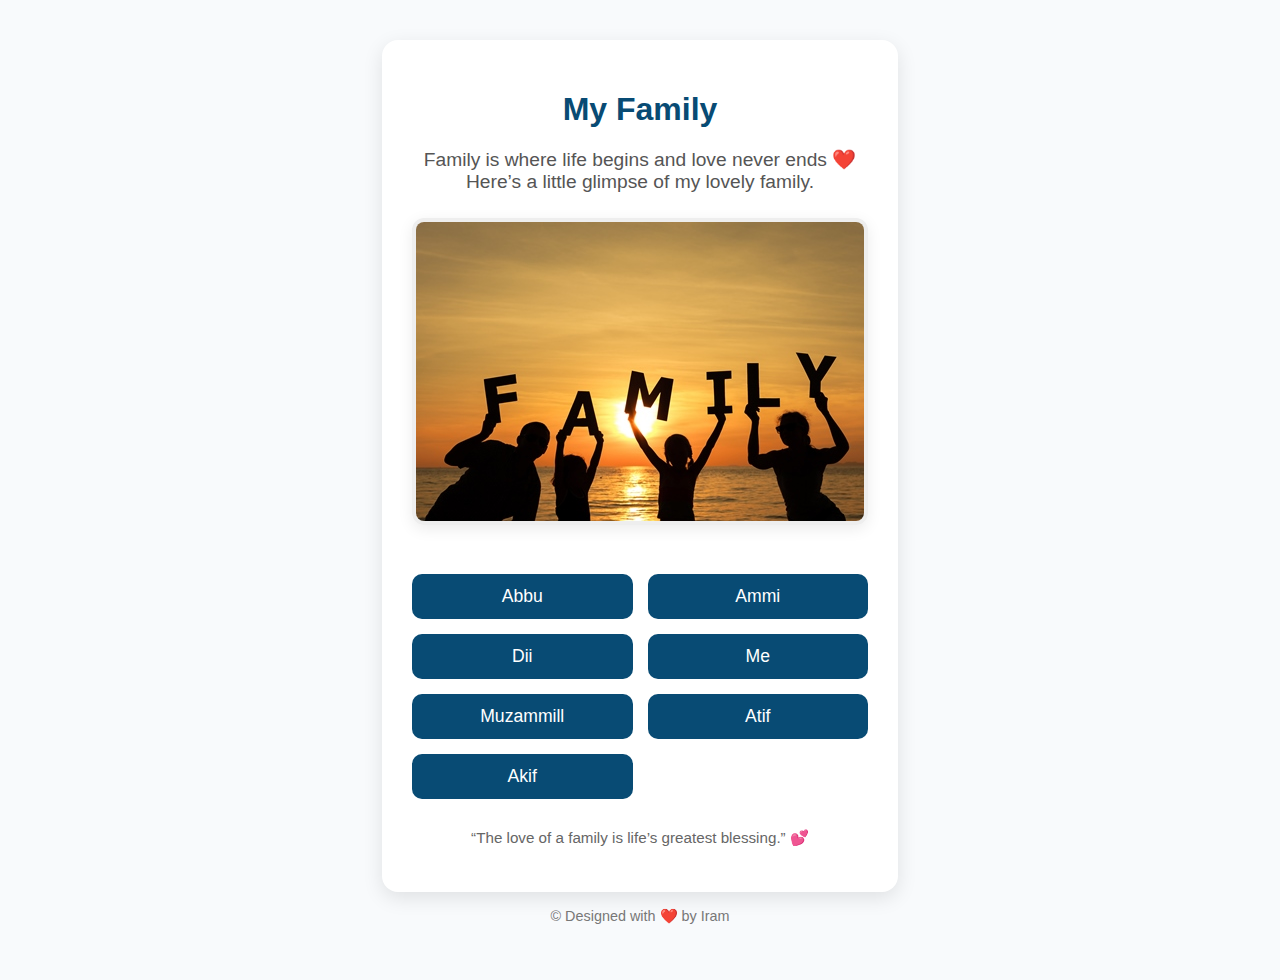
<file: index.html>
<!DOCTYPE html>
<html lang="en">
<head>
  <meta charset="UTF-8">
  <meta name="viewport" content="width=device-width, initial-scale=1.0">
  <title>My Family</title>
  <style>
    body {
      margin: 0;
      font-family: 'Segoe UI', Tahoma, Geneva, Verdana, sans-serif;
      background: #f8fafc;
      text-align: center;
      padding: 40px;
      display: flex;
      flex-direction: column;
      min-height: 100vh;
    }

    .container {
      max-width: 800px;
      margin: 0 auto;
      background: #ffffff;
      border-radius: 16px;
      padding: 30px;
      box-shadow: 0px 6px 20px rgba(0,0,0,0.1);
    }

    h1 {
      color: #084b74;
      margin-bottom: 10px;
    }

    p.intro {
      font-size: 1.2rem;
      color: #555;
      margin-bottom: 25px;
    }

    img {
      max-width: 100%;
      height: auto;
      border-radius: 12px;
      margin-bottom: 25px;
      border: 4px solid #eee;
      box-shadow: 0px 4px 15px rgba(0,0,0,0.08);
      transition: transform 0.3s;
    }

    img:hover {
      transform: scale(1.02);
    }

    .links {
      display: grid;
      grid-template-columns: repeat(auto-fit, minmax(150px, 1fr));
      gap: 15px;
      margin-top: 20px;
    }

    .links a {
      display: block;
      text-decoration: none;
      background: #084b74;
      color: #ffffff;
      padding: 12px;
      border-radius: 10px;
      font-size: 1.1rem;
      transition: transform 0.2s, background 0.3s;
    }

    .links a:hover {
      background: #0d6ea8;
      transform: scale(1.05);
    }

    .quote-footer {
      margin-top: 30px;
      color: #666;
      font-size: 0.95rem;
    }

    .main-footer {
      margin-top: auto; /* push footer to bottom */
      text-align: center;
      color: #777;
      font-size: 0.9rem;
      padding: 15px;
    }
  </style>
</head>
<body>
  <div class="container">
    <h1>My Family</h1>
    <p class="intro">Family is where life begins and love never ends ❤️<br>
      Here’s a little glimpse of my lovely family.
    </p>
    <img src="Family.jpg" alt="Family image">
    <div class="links">
      <a href="Abbu.html">Abbu</a>
      <a href="Ammi.html">Ammi</a>
      <a href="Dii.html">Dii</a>
      <a href="Me.html">Me</a>
      <a href="Muzh.html">Muzammill</a>
      <a href="chotu.html">Atif</a>
      <a href="chotuu.html">Akif</a>
    </div>
    <footer class="quote-footer">
      <p>“The love of a family is life’s greatest blessing.” 💕</p>
    </footer>
  </div>

  <!-- OUTSIDE the container -->
  <footer class="main-footer">
    © Designed with ❤️ by Iram
  </footer>
</body>
</html>
</file>
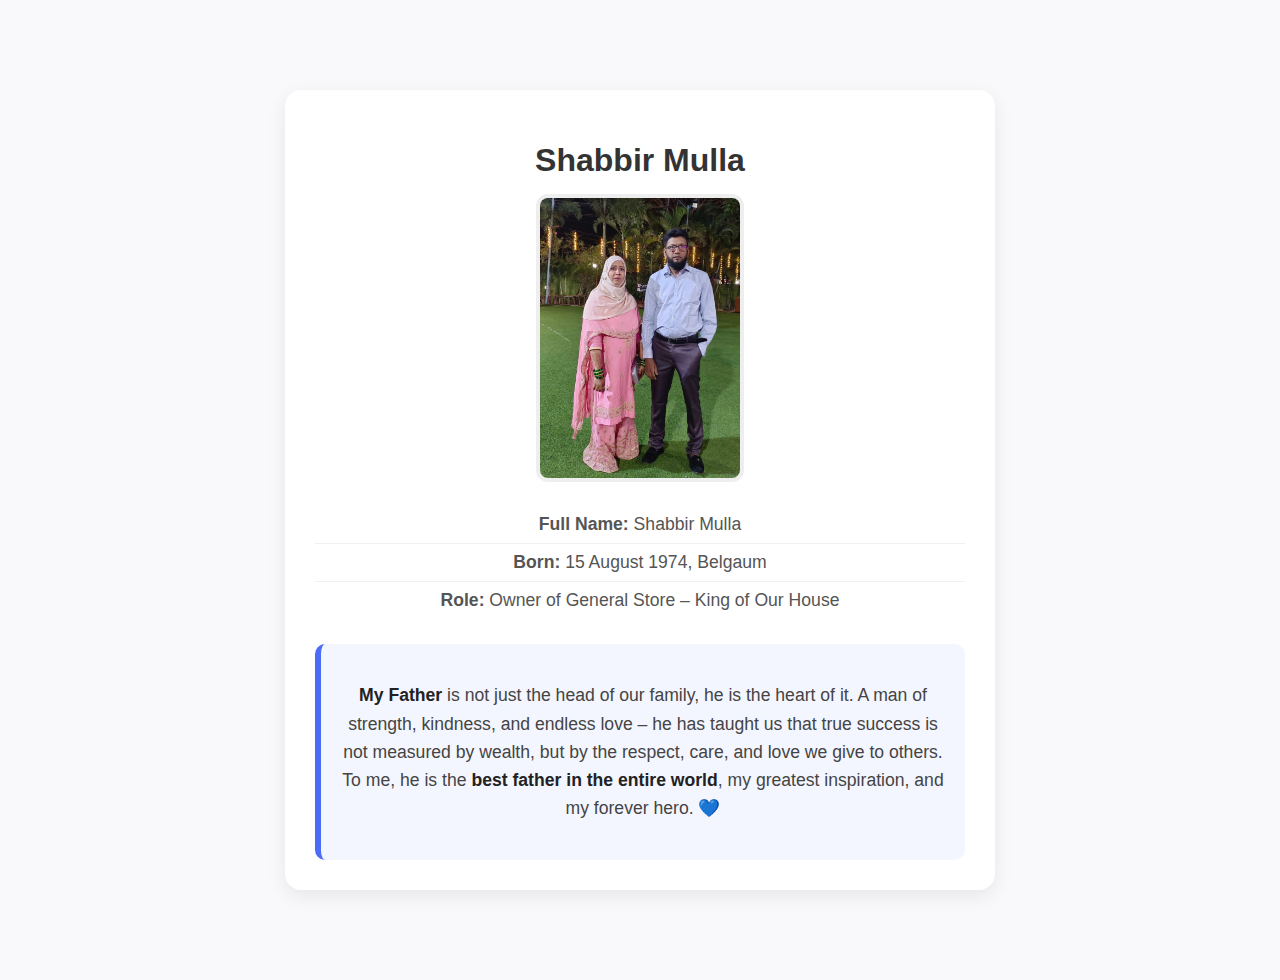
<file: Abbu.html>
<!DOCTYPE html>
<html lang="en">
<head>
  <meta charset="UTF-8">
  <meta name="viewport" content="width=device-width, initial-scale=1.0">
  <title>Shabbir Mulla</title>
  <style>
    body {
      font-family: "Segoe UI", Tahoma, Geneva, Verdana, sans-serif;
      background: #f9f9fb;
      margin: 0;
      padding: 40px;    
      display: flex;
      justify-content: center;
      align-items: center;
      min-height: 100vh;
    }

    .card {
      max-width: 650px;
      background: #ffffff;
      border-radius: 16px;
      box-shadow: 0px 6px 20px rgba(0,0,0,0.08);
      overflow: hidden;
      padding: 30px;
      text-align: center;
    }

    .card h1 {
      font-size: 2rem;
      color: #333;
      margin-bottom: 15px;
    }

    .card img {
      width: 200px;
      height: 280px;
      border-radius: 12px;
      object-fit: cover;
      margin-bottom: 20px;
      border: 4px solid #eee;
        /* smooth effect */
      transition: transform 0.3s, box-shadow 0.3s;
    }

    .card img:hover {
      transform: scale(1.05);  /* expands image */
      box-shadow: 0px 6px 20px rgba(0,0,0,0.2);  /* soft glow */
    }

    .card ul {
      list-style: none;
      padding: 0;
      margin: 0;
    }

    .card ul li {
      font-size: 1.1rem;
      color: #555;
      padding: 8px 0;
      border-bottom: 1px solid #f0f0f0;
    }

    .card ul li:last-child {
      border-bottom: none;
    }

    .tribute {
      margin-top: 25px;
      padding: 20px;
      background: #f4f6ff;
      border-left: 6px solid #4a6cf7;
      border-radius: 10px;
      font-size: 1.1rem;
      color: #444;
      line-height: 1.6;
    }

    .tribute strong {
      color: #222;
    }
  </style>
</head>
<body>
  <div class="card">
    <h1>Shabbir Mulla</h1>
    <img src="Abbu.jpg" alt="Abbu">
    <ul>
      <li><strong>Full Name:</strong> Shabbir Mulla</li>
      <li><strong>Born:</strong> 15 August 1974, Belgaum</li>
      <li><strong>Role:</strong> Owner of General Store – King of Our House</li>
    </ul>

    <div class="tribute">
      <p><strong>My Father</strong> is not just the head of our family, he is the heart of it.  
      A man of strength, kindness, and endless love – he has taught us that true success is not measured by wealth, but by the respect, care, and love we give to others.  
      To me, he is the <strong>best father in the entire world</strong>, my greatest inspiration, and my forever hero. 💙</p>
    </div>
  </div>
</body>
</html>
</file>
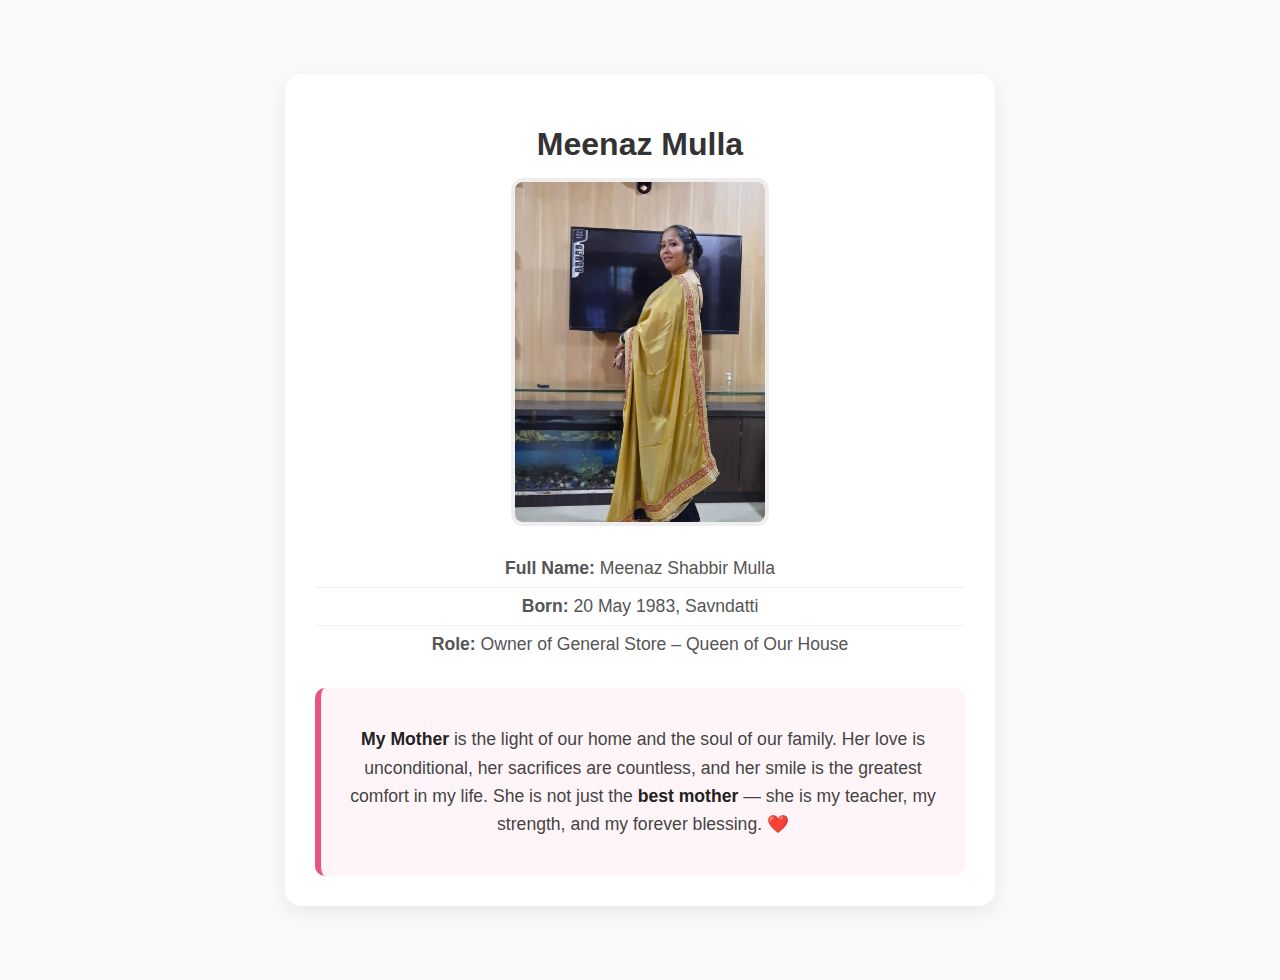
<file: Ammi.html>
<!DOCTYPE html>
<html lang="en">
<head>
  <meta charset="UTF-8">
  <meta name="viewport" content="width=device-width, initial-scale=1.0">
  <title>Meenaz Mulla</title>
  <style>
    body {
      font-family: "Segoe UI", Tahoma, Geneva, Verdana, sans-serif;
      background: #f8fafc;
      margin: 0;
      padding: 40px;
      display: flex;
      justify-content: center;
      align-items: center;
      min-height: 100vh;
    }

    .card {
      max-width: 650px;
      background: #ffffff;
      border-radius: 16px;
      box-shadow: 0px 6px 20px rgba(0,0,0,0.08);
      overflow: hidden;
      padding: 30px;
      text-align: center;
    }

    .card h1 {
      font-size: 2rem;
      color: #333;
      margin-bottom: 15px;
    }

    .card img {
      width: 250px;
      height: 340px;
      border-radius: 12px;
      object-fit: cover;
      margin-bottom: 20px;
      border: 4px solid #eee;
        /* smooth effect */
      transition: transform 0.3s, box-shadow 0.3s;
    }

    .card img:hover {
      transform: scale(1.05);  /* expands image */
      box-shadow: 0px 6px 20px rgba(0,0,0,0.2);  /* soft glow */
    }

    .card ul {
      list-style: none;
      padding: 0;
      margin: 0;
    }

    .card ul li {
      font-size: 1.1rem;
      color: #555;
      padding: 8px 0;
      border-bottom: 1px solid #f0f0f0;
    }

    .card ul li:last-child {
      border-bottom: none;
    }

    .tribute {
      margin-top: 25px;
      padding: 20px;
      background: #fff5f8;
      border-left: 6px solid #e75480;
      border-radius: 10px;
      font-size: 1.1rem;
      color: #444;
      line-height: 1.6;
    }

    .tribute strong {
      color: #222;
    }
  </style>
</head>
<body>
  <div class="card">
    <h1>Meenaz Mulla</h1>
    <img src="Ammi.jpg" alt="Ammi">
    <ul>
      <li><strong>Full Name:</strong> Meenaz Shabbir Mulla</li>
      <li><strong>Born:</strong> 20 May 1983, Savndatti</li>
      <li><strong>Role:</strong> Owner of General Store – Queen of Our House</li>
    </ul>

    <div class="tribute">
      <p><strong>My Mother</strong> is the light of our home and the soul of our family.  
      Her love is unconditional, her sacrifices are countless, and her smile is the greatest comfort in my life.  
      She is not just the <strong>best mother</strong> — she is my teacher, my strength, and my forever blessing. ❤️</p>
    </div>
  </div>
</body>
</html>
</file>
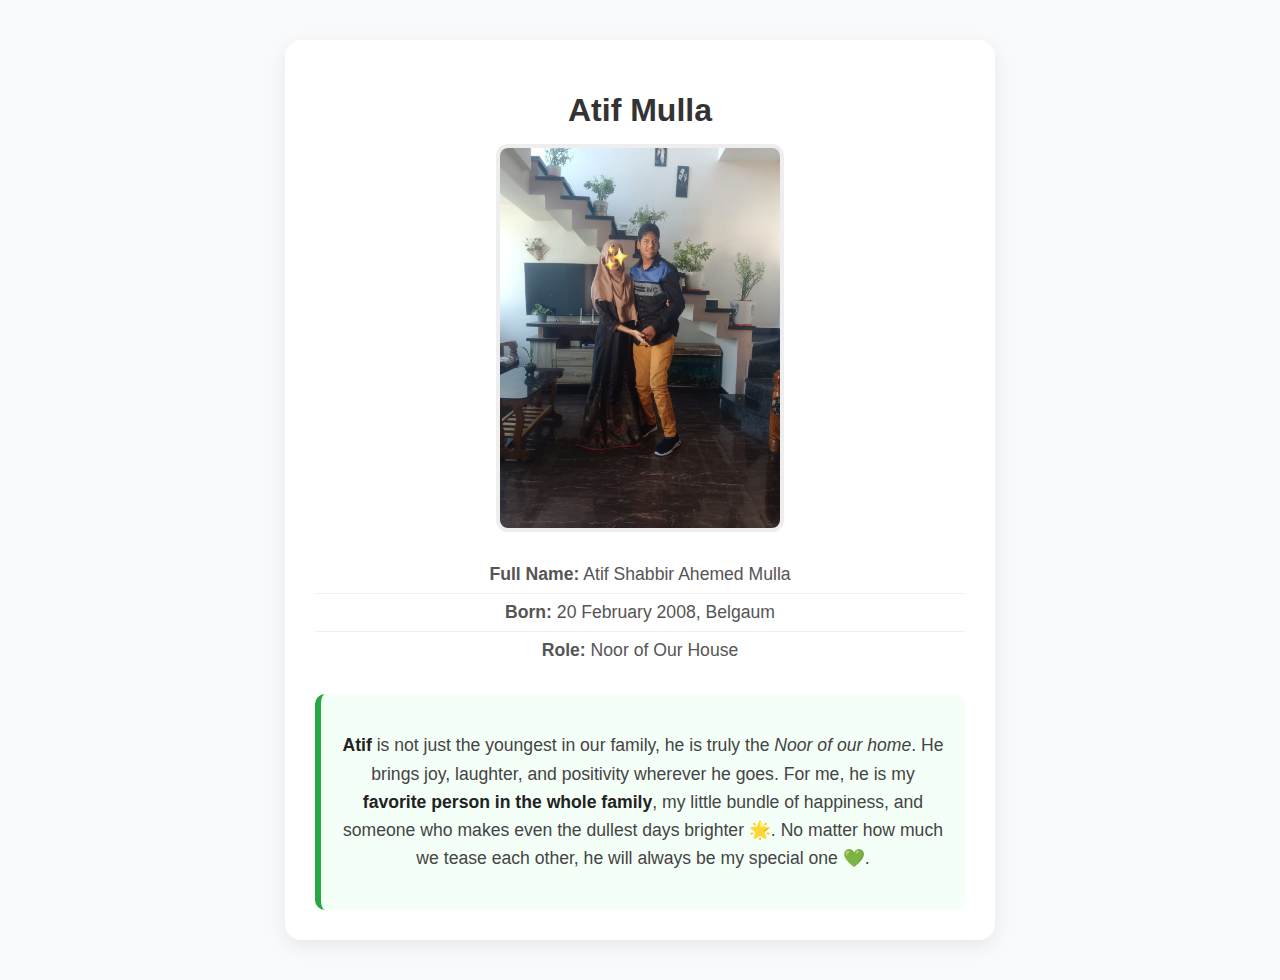
<file: chotu.html>
<!DOCTYPE html>
<html lang="en">
<head>
  <meta charset="UTF-8">
  <meta name="viewport" content="width=device-width, initial-scale=1.0">
  <title>Atif Mulla</title>
  <style>
    body {
      font-family: "Segoe UI", Tahoma, Geneva, Verdana, sans-serif;
      background: #f8fafc;
      margin: 0;
      padding: 40px;
      display: flex;
      justify-content: center;
      align-items: center;
      min-height: 100vh;
    }

    .card {
      max-width: 650px;
      background: #ffffff;
      border-radius: 16px;
      box-shadow: 0px 6px 20px rgba(0,0,0,0.08);
      overflow: hidden;
      padding: 30px;
      text-align: center;
    }

    .card h1 {
      font-size: 2rem;
      color: #333;
      margin-bottom: 15px;
    }

    .card img {
      width: 280px;
      height: 380px;
      border-radius: 12px;
      object-fit: cover;
      margin-bottom: 20px;
      border: 4px solid #eee;
        /* smooth effect */
      transition: transform 0.3s, box-shadow 0.3s;
    }

    .card img:hover {
      transform: scale(1.05);  /* expands image */
      box-shadow: 0px 6px 20px rgba(0,0,0,0.2);  /* soft glow */
    }

    .card ul {
      list-style: none;
      padding: 0;
      margin: 0;
    }

    .card ul li {
      font-size: 1.1rem;
      color: #555;
      padding: 8px 0;
      border-bottom: 1px solid #f0f0f0;
    }

    .card ul li:last-child {
      border-bottom: none;
    }

    .tribute {
      margin-top: 25px;
      padding: 20px;
      background: #f4fff8;
      border-left: 6px solid #28a745;
      border-radius: 10px;
      font-size: 1.1rem;
      color: #444;
      line-height: 1.6;
    }

    .tribute strong {
      color: #222;
    }
  </style>
</head>
<body>
  <div class="card">
    <h1>Atif Mulla</h1>
    <img src="Atif.jpg" alt="Atif">
    <ul>
      <li><strong>Full Name:</strong> Atif Shabbir Ahemed Mulla</li>
      <li><strong>Born:</strong> 20 February 2008, Belgaum</li>
      <li><strong>Role:</strong> Noor of Our House</li>
    </ul>

    <div class="tribute">
      <p><strong>Atif</strong> is not just the youngest in our family, he is truly the <em>Noor of our home</em>.  
      He brings joy, laughter, and positivity wherever he goes.  
      For me, he is my <strong>favorite person in the whole family</strong>, my little bundle of happiness, and someone who makes even the dullest days brighter 🌟.  
      No matter how much we tease each other, he will always be my special one 💚.</p>
    </div>
  </div>
</body>
</html>
</file>
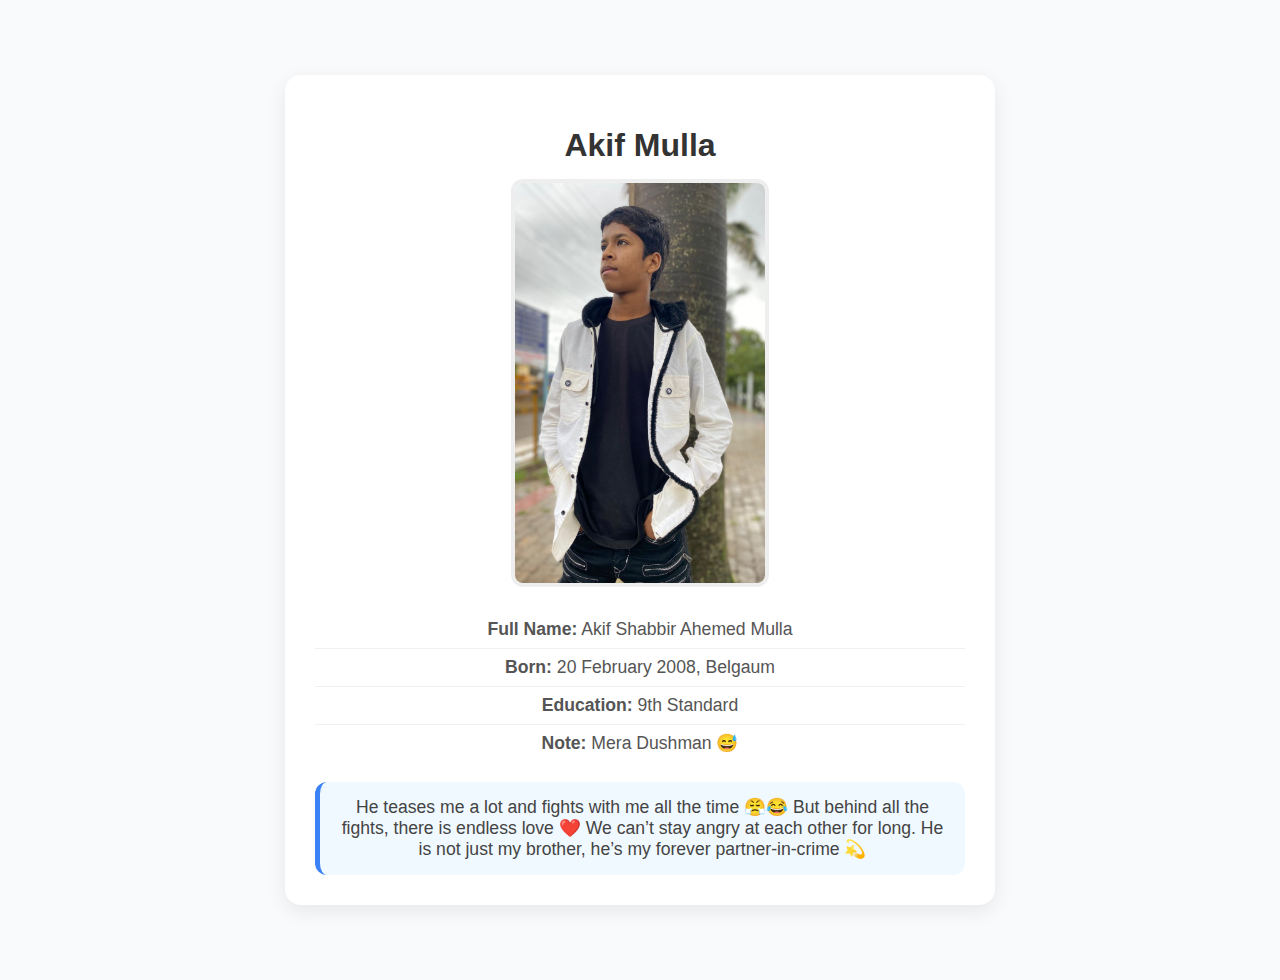
<file: chotuu.html>
<!DOCTYPE html>
<html lang="en">
<head>
  <meta charset="UTF-8">
  <meta name="viewport" content="width=device-width, initial-scale=1.0">
  <title>Akif Mulla</title>
  <style>
    body {
      font-family: "Segoe UI", Tahoma, Geneva, Verdana, sans-serif;
      background: #f8fafc;
      margin: 0;
      padding: 40px;
      display: flex;
      justify-content: center;
      align-items: center;
      min-height: 100vh;
    }

    .card {
      max-width: 650px;
      background: #ffffff;
      border-radius: 16px;
      box-shadow: 0px 6px 20px rgba(0,0,0,0.08);
      overflow: hidden;
      padding: 30px;
      text-align: center;
    }

    .card h1 {
      font-size: 2rem;
      color: #333;
      margin-bottom: 15px;
    }

    .card img {
      width: 250px;
      height: 400px;
      border-radius: 12px;
      object-fit: cover;
      margin-bottom: 20px;
      border: 4px solid #eee;
        /* smooth effect */
      transition: transform 0.3s, box-shadow 0.3s;
    }

    .card img:hover {
      transform: scale(1.05);  /* expands image */
      box-shadow: 0px 6px 20px rgba(0,0,0,0.2);  /* soft glow */
    }

    .card ul {
      list-style: none;
      padding: 0;
      margin: 0;
    }

    .card ul li {
      font-size: 1.1rem;
      color: #555;
      padding: 8px 0;
      border-bottom: 1px solid #f0f0f0;
    }

    .card ul li:last-child {
      border-bottom: none;
    }

    .note {
      margin-top: 20px;
      font-size: 1.1rem;
      color: #444;
      background: #f0f9ff;
      padding: 15px;
      border-radius: 12px;
      border-left: 5px solid #3b82f6;
    }
  </style>
</head>
<body>
  <div class="card">
    <h1>Akif Mulla</h1>
    <img src="Akif.jpg" alt="Akif">
    <ul>
      <li><strong>Full Name:</strong> Akif Shabbir Ahemed Mulla</li>
      <li><strong>Born:</strong> 20 February 2008, Belgaum</li>
      <li><strong>Education:</strong> 9th Standard</li>
      <li><strong>Note:</strong> Mera Dushman 😅</li>
    </ul>
    <div class="note">
      He teases me a lot and fights with me all the time 😤😂  
      But behind all the fights, there is endless love ❤️  
      We can’t stay angry at each other for long.  
      He is not just my brother, he’s my forever partner-in-crime 💫
    </div>
  </div>
</body>
</html>
</file>
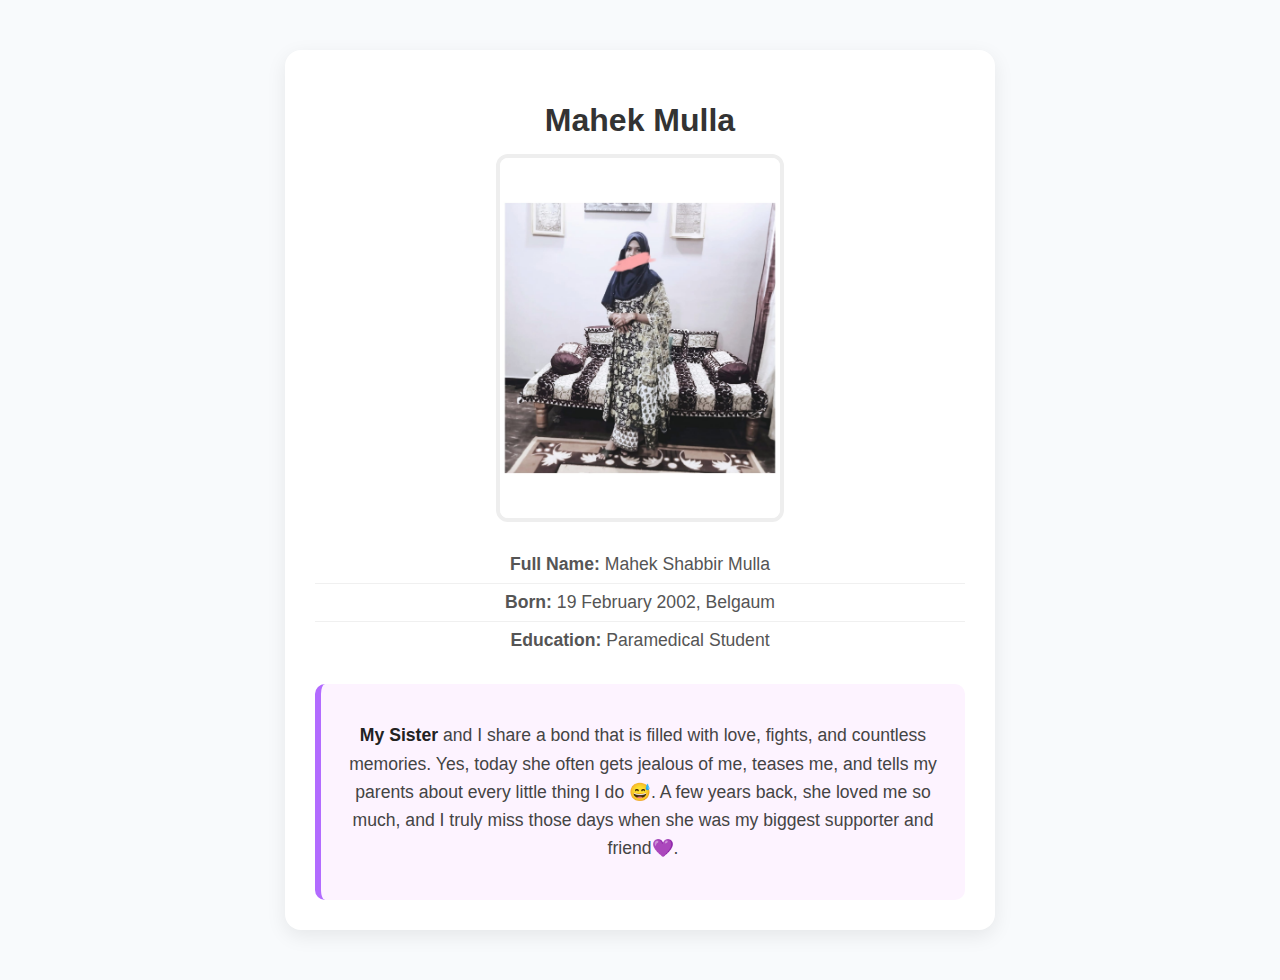
<file: Dii.html>
<!DOCTYPE html>
<html lang="en">
<head>
  <meta charset="UTF-8">
  <meta name="viewport" content="width=device-width, initial-scale=1.0">
  <title>Mahek Mulla</title>
  <style>
    body {
      font-family: "Segoe UI", Tahoma, Geneva, Verdana, sans-serif;
      background: #f8fafc;
      margin: 0;
      padding: 40px;
      display: flex;
      justify-content: center;
      align-items: center;
      min-height: 100vh;
    }

    .card {
      max-width: 650px;
      background: #ffffff;
      border-radius: 16px;
      box-shadow: 0px 6px 20px rgba(0,0,0,0.08);
      overflow: hidden;
      padding: 30px;
      text-align: center;
    }

    .card h1 {
      font-size: 2rem;
      color: #333;
      margin-bottom: 15px;
    }

    .card img {
      width: 280px;
      height: 360px;
      border-radius: 12px;
      object-fit: cover;
      margin-bottom: 20px;
      border: 4px solid #eee;
        /* smooth effect */
      transition: transform 0.3s, box-shadow 0.3s;
    }

    .card img:hover {
      transform: scale(1.05);  /* expands image */
      box-shadow: 0px 6px 20px rgba(0,0,0,0.2);  /* soft glow */
    }

    .card ul {
      list-style: none;
      padding: 0;
      margin: 0;
    }

    .card ul li {
      font-size: 1.1rem;
      color: #555;
      padding: 8px 0;
      border-bottom: 1px solid #f0f0f0;
    }

    .card ul li:last-child {
      border-bottom: none;
    }

    .tribute {
      margin-top: 25px;
      padding: 20px;
      background: #fdf3ff;
      border-left: 6px solid #b26bff;
      border-radius: 10px;
      font-size: 1.1rem;
      color: #444;
      line-height: 1.6;
    }

    .tribute strong {
      color: #222;
    }
  </style>
</head>
<body>
  <div class="card">
    <h1>Mahek Mulla</h1>
    <img src="Dii.jpg" alt="Mahek">
    <ul>
      <li><strong>Full Name:</strong> Mahek Shabbir Mulla</li>
      <li><strong>Born:</strong> 19 February 2002, Belgaum</li>
      <li><strong>Education:</strong> Paramedical Student</li>
    </ul>

    <div class="tribute">
      <p><strong>My Sister</strong> and I share a bond that is filled with love, fights, and countless memories.  
      Yes, today she often gets jealous of me, teases me, and tells my parents about every little thing I do 😅.  

      A few years back, she loved me so much, and I truly miss those days when she was my biggest supporter and friend💜.</p>
    </div>
  </div>
</body>
</html>
</file>
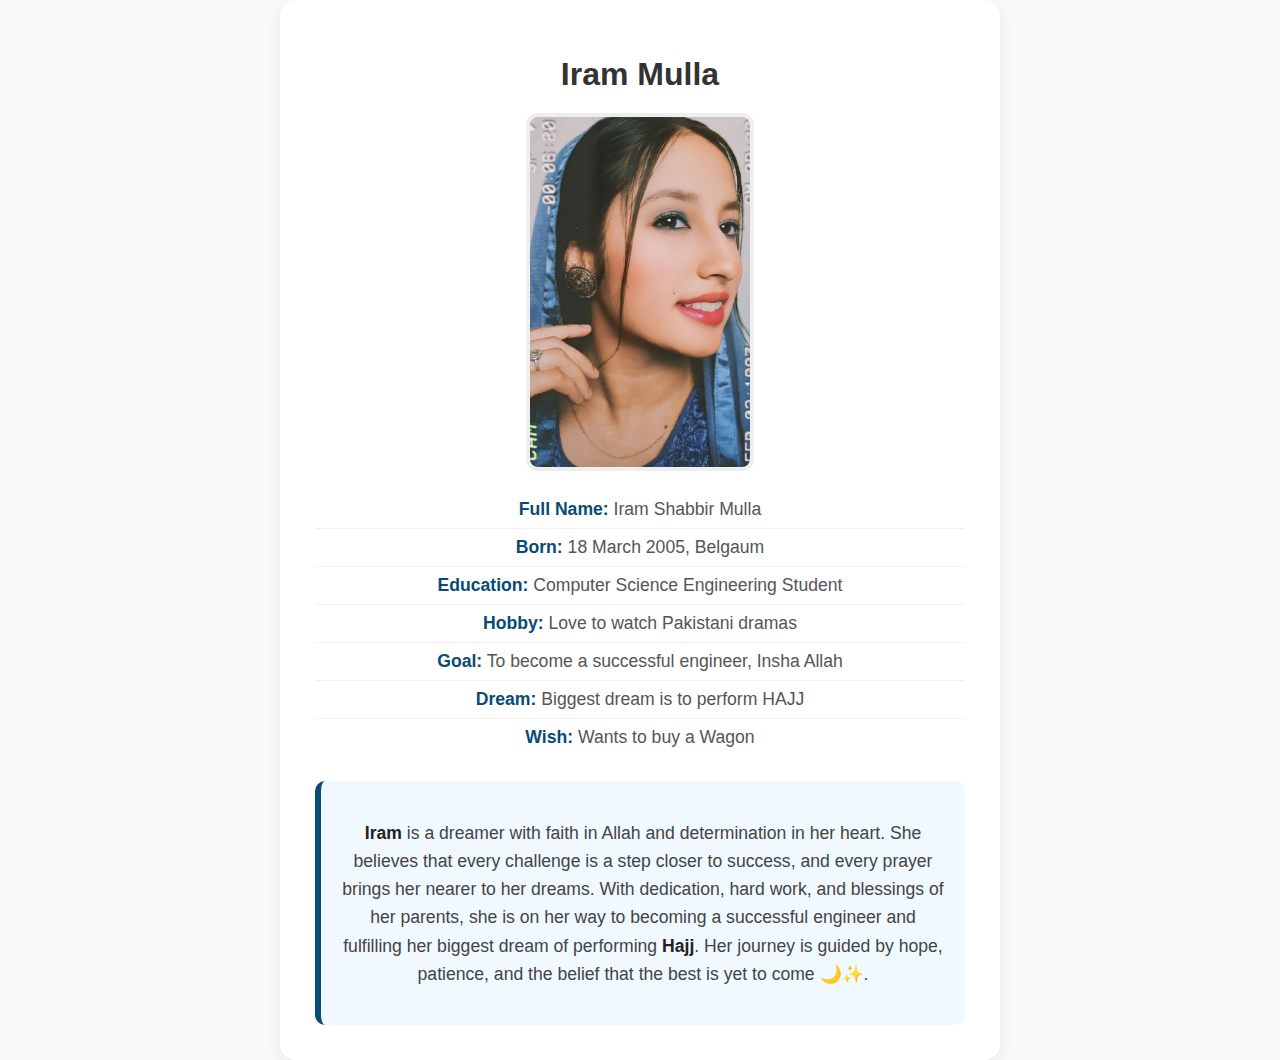
<file: Me.html>
<!DOCTYPE html>
<html lang="en">
<head>
  <meta charset="UTF-8">
  <meta name="viewport" content="width=device-width, initial-scale=1.0">
  <title>Iram Mulla</title>
  <style>
    body {
      margin: 0;
      font-family: 'Segoe UI', Tahoma, Geneva, Verdana, sans-serif;
      background: #f8fafc; /* same as previous family pages */
      display: flex;
      justify-content: center;
      align-items: center;
      min-height: 100vh;
    }

    .container {
      max-width: 650px;
      background: #ffffff;
      border-radius: 16px;
      box-shadow: 0px 6px 20px rgba(0,0,0,0.08);
      overflow: hidden;
      padding: 35px;
      text-align: center;
    }

    h1 {
      font-size: 2rem;
      color: #333;
      margin-bottom: 20px;
    }

    img {
      display: block;
      margin: 0 auto 20px;
      width: 220px;
      height: 350px;
      border-radius: 12px;
      object-fit: cover;
      border: 4px solid #eee;
        /* smooth effect */
      transition: transform 0.3s, box-shadow 0.3s;
    }

    img:hover {
        transform: scale(1.05);  /* expands image */
        box-shadow: 0px 6px 20px rgba(0,0,0,0.2);  /* soft glow */
    }

    ul {
      list-style-type: none;
      padding: 0;
      margin: 0;
    }

    li {
      font-size: 1.1rem;
      color: #555;
      padding: 8px 0;
      border-bottom: 1px solid #f0f0f0;
    }

    li:last-child {
      border-bottom: none;
    }

    li strong {
      color: #084b74;
    }

    .tribute {
      margin-top: 25px;
      padding: 20px;
      background: #f0f9ff;
      border-left: 6px solid #084b74;
      border-radius: 10px;
      font-size: 1.1rem;
      color: #444;
      line-height: 1.6;
    }

    .tribute strong {
      color: #222;
    }
  </style>
</head>
<body>
  <div class="container">
    <h1>Iram Mulla</h1>
    <img src="irams.jpg" alt="Iram">
    <ul>
      <li><strong>Full Name:</strong> Iram Shabbir Mulla</li>
      <li><strong>Born:</strong> 18 March 2005, Belgaum</li>
      <li><strong>Education:</strong> Computer Science Engineering Student</li>
      <li><strong>Hobby:</strong> Love to watch Pakistani dramas</li>
      <li><strong>Goal:</strong> To become a successful engineer, Insha Allah</li>
      <li><strong>Dream:</strong> Biggest dream is to perform HAJJ</li>
      <li><strong>Wish:</strong> Wants to buy a Wagon</li>
    </ul>

    <div class="tribute">
      <p><strong>Iram</strong> is a dreamer with faith in Allah and determination in her heart.  
      She believes that every challenge is a step closer to success, and every prayer brings her nearer to her dreams.  
      With dedication, hard work, and blessings of her parents, she is on her way to becoming a successful engineer and fulfilling her biggest dream of performing <strong>Hajj</strong>.  
      Her journey is guided by hope, patience, and the belief that the best is yet to come 🌙✨.</p>
    </div>
  </div>
</body>
</html>
</file>
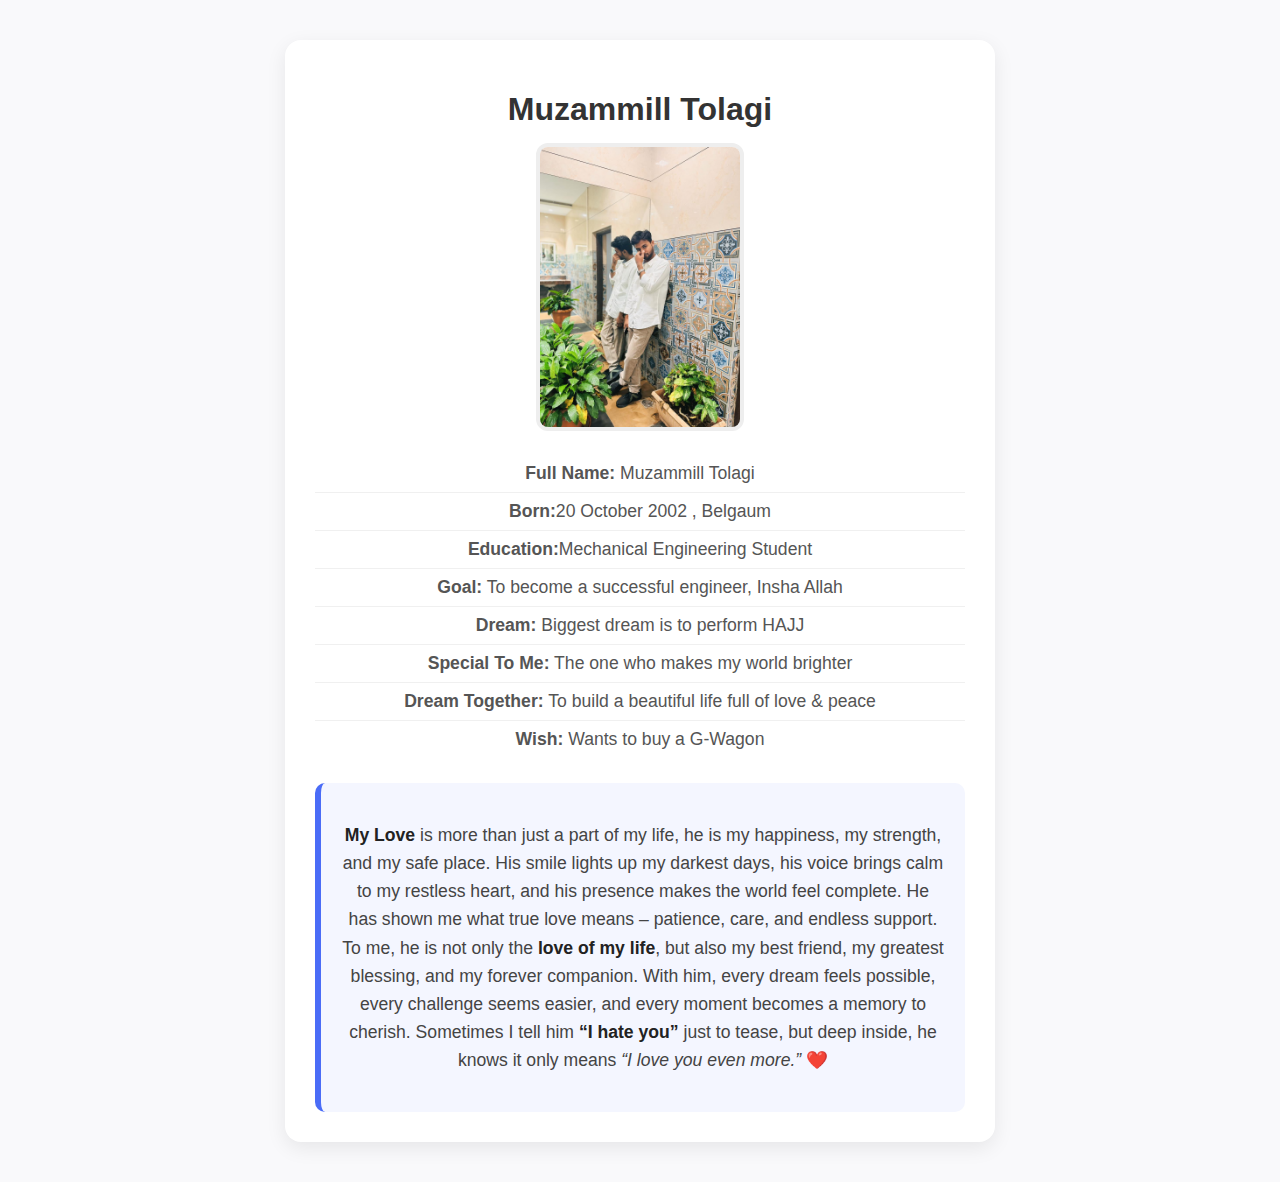
<file: Muzh.html>
<!DOCTYPE html>
<html lang="en">
<head>
  <meta charset="UTF-8">
  <meta name="viewport" content="width=device-width, initial-scale=1.0">
  <title>Muzammill Tolagi</title>
  <style>
    body {
      font-family: "Segoe UI", Tahoma, Geneva, Verdana, sans-serif;
      background: #f9f9fb;
      margin: 0;
      padding: 40px;    
      display: flex;
      justify-content: center;
      align-items: center;
      min-height: 100vh;
    }

    .card {
      max-width: 650px;
      background: #ffffff;
      border-radius: 16px;
      box-shadow: 0px 6px 20px rgba(0,0,0,0.08);
      overflow: hidden;
      padding: 30px;
      text-align: center;
    }

    .card h1 {
      font-size: 2rem;
      color: #333;
      margin-bottom: 15px;
    }

    .card img {
      width: 200px;
      height: 280px;
      border-radius: 12px;
      object-fit: cover;
      margin-bottom: 20px;
      border: 4px solid #eee;
        /* smooth effect */
      transition: transform 0.3s, box-shadow 0.3s;
    }

    .card img:hover {
      transform: scale(1.05);  /* expands image */
      box-shadow: 0px 6px 20px rgba(0,0,0,0.2);  /* soft glow */
    }

    .card ul {
      list-style: none;
      padding: 0;
      margin: 0;
    }

    .card ul li {
      font-size: 1.1rem;
      color: #555;
      padding: 8px 0;
      border-bottom: 1px solid #f0f0f0;
    }

    .card ul li:last-child {
      border-bottom: none;
    }

    .tribute {
      margin-top: 25px;
      padding: 20px;
      background: #f4f6ff;
      border-left: 6px solid #4a6cf7;
      border-radius: 10px;
      font-size: 1.1rem;
      color: #444;
      line-height: 1.6;
    }

    .tribute strong {
      color: #222;
    }
  </style>
</head>
<body>
  <div class="card">
    <h1>Muzammill Tolagi</h1>
    <img src="Muzh.jpg" alt="Muzh">
    <ul>
      <li><strong>Full Name:</strong> Muzammill Tolagi</li>
      <li><strong>Born:</strong>20 October 2002 , Belgaum</li>
      <li><strong>Education:</strong>Mechanical Engineering Student</li>
      <li><strong>Goal:</strong> To become a successful engineer, Insha Allah</li>
      <li><strong>Dream:</strong> Biggest dream is to perform HAJJ</li>
      <li><strong>Special To Me:</strong> The one who makes my world brighter</li>
      <li><strong>Dream Together:</strong> To build a beautiful life full of love & peace</li>
      <li><strong>Wish:</strong> Wants to buy a G-Wagon</li>
    </ul>

    <div class="tribute">
      <p><strong>My Love</strong> is more than just a part of my life, he is my happiness, my strength, and my safe place.  
    His smile lights up my darkest days, his voice brings calm to my restless heart, and his presence makes the world feel complete.  
    He has shown me what true love means – patience, care, and endless support.  
    To me, he is not only the <strong>love of my life</strong>, but also my best friend, my greatest blessing, and my forever companion.  
    With him, every dream feels possible, every challenge seems easier, and every moment becomes a memory to cherish.  
    Sometimes I tell him <strong>“I hate you”</strong> just to tease, but deep inside, he knows it only means <em>“I love you even more.”</em> ❤️</p>
    </div>
  </div>
</body>
</html>
</file>
